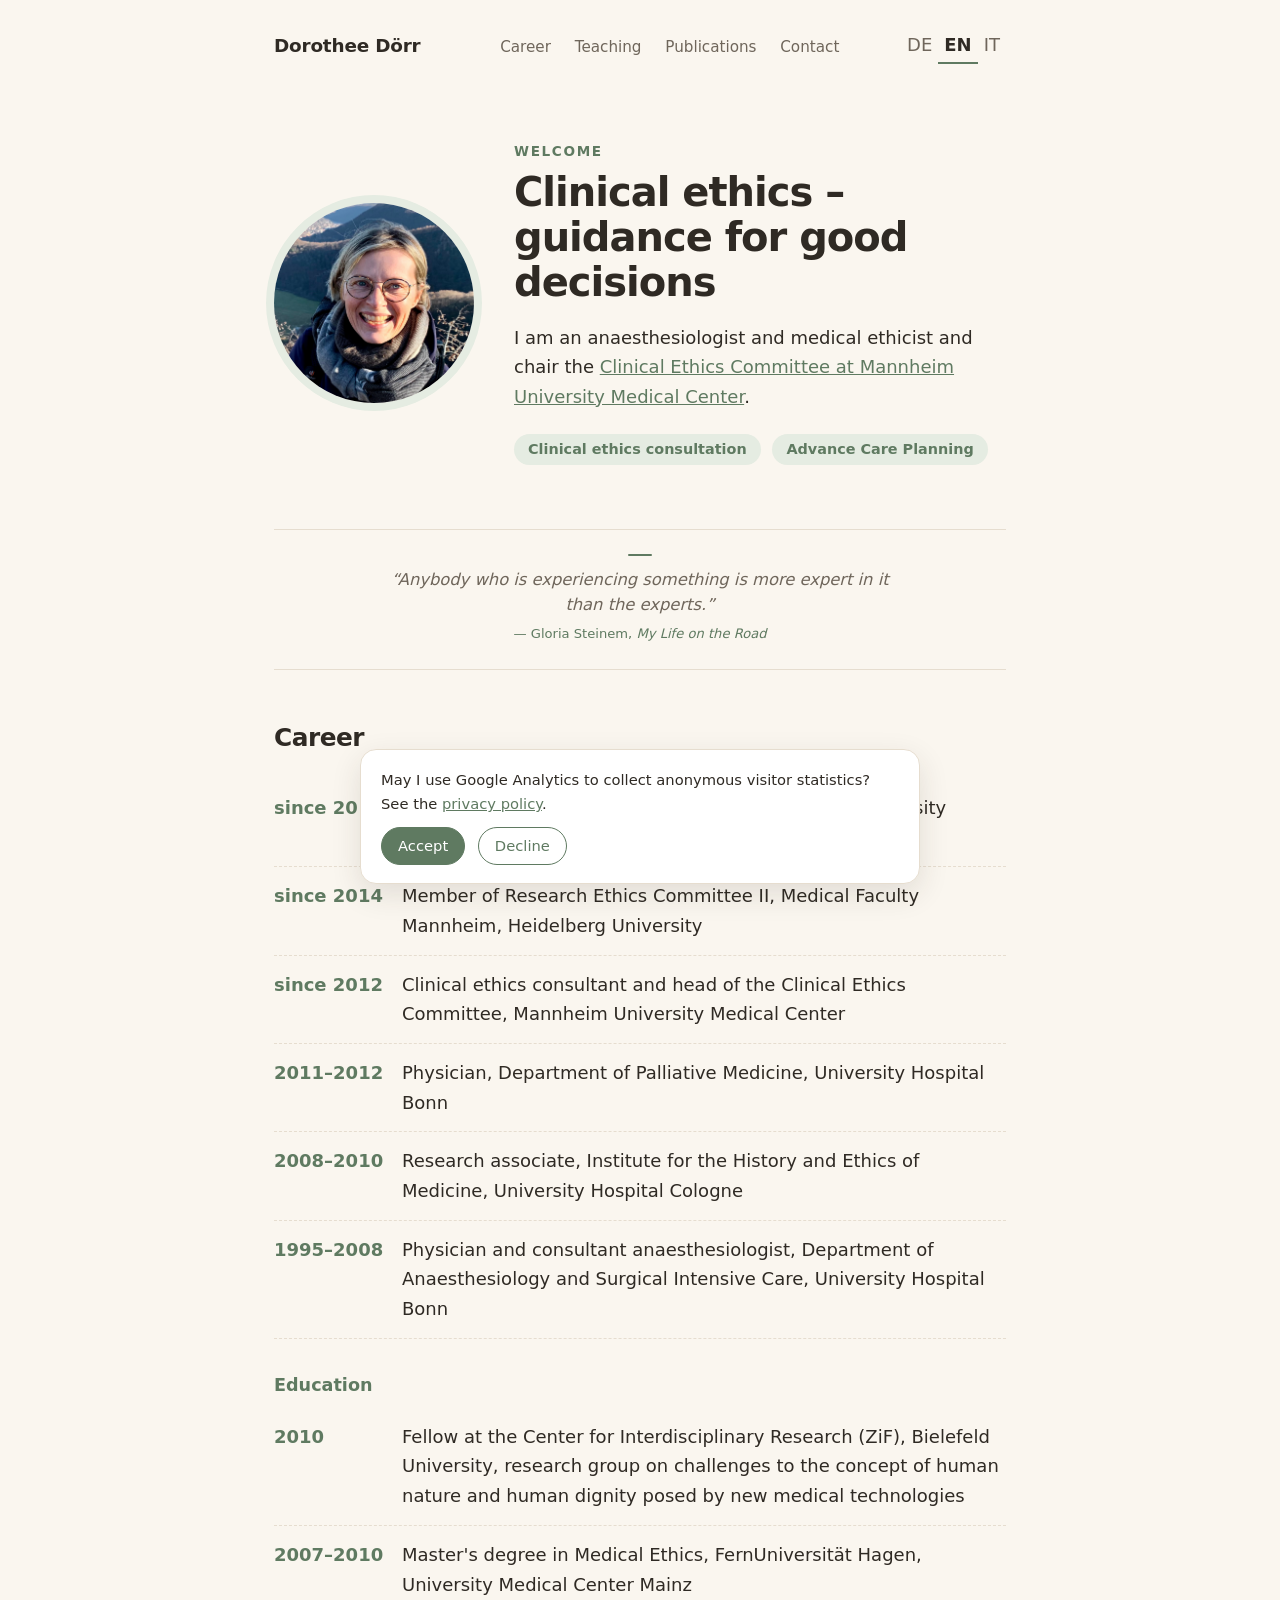
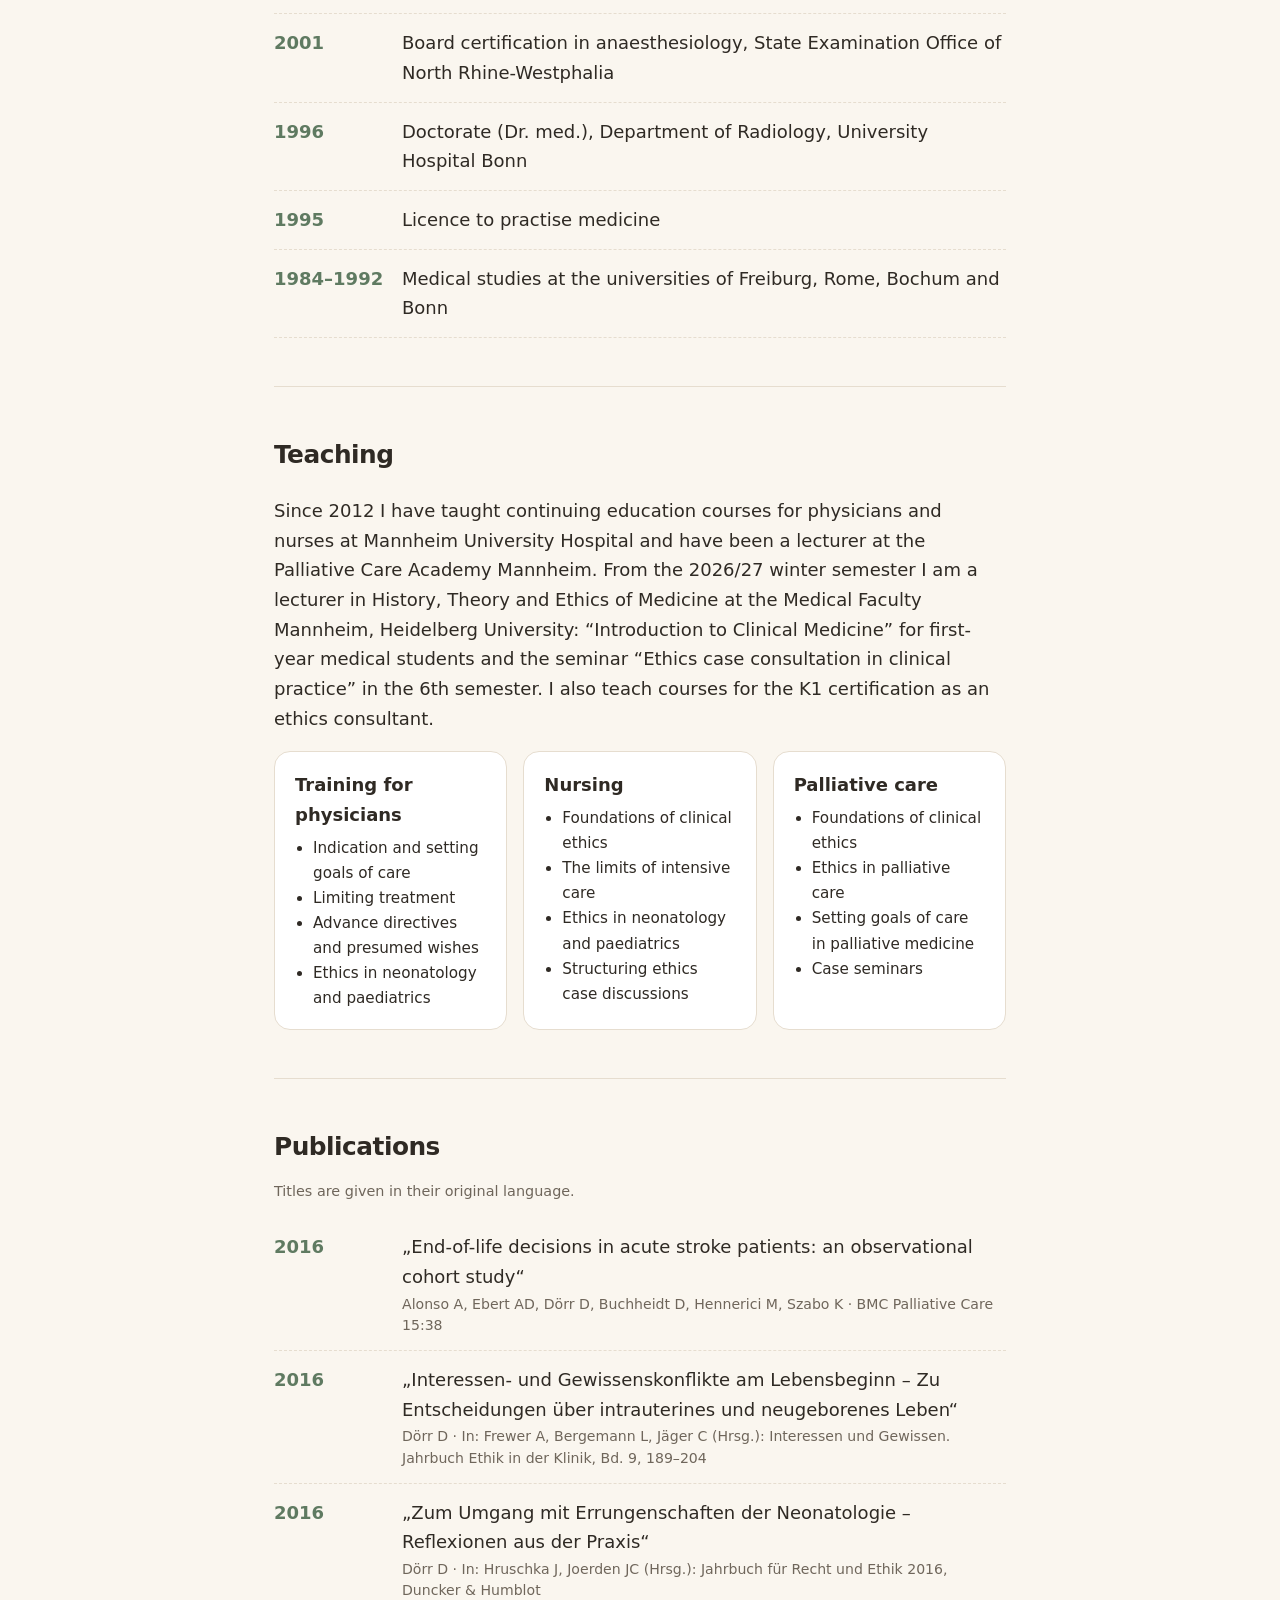
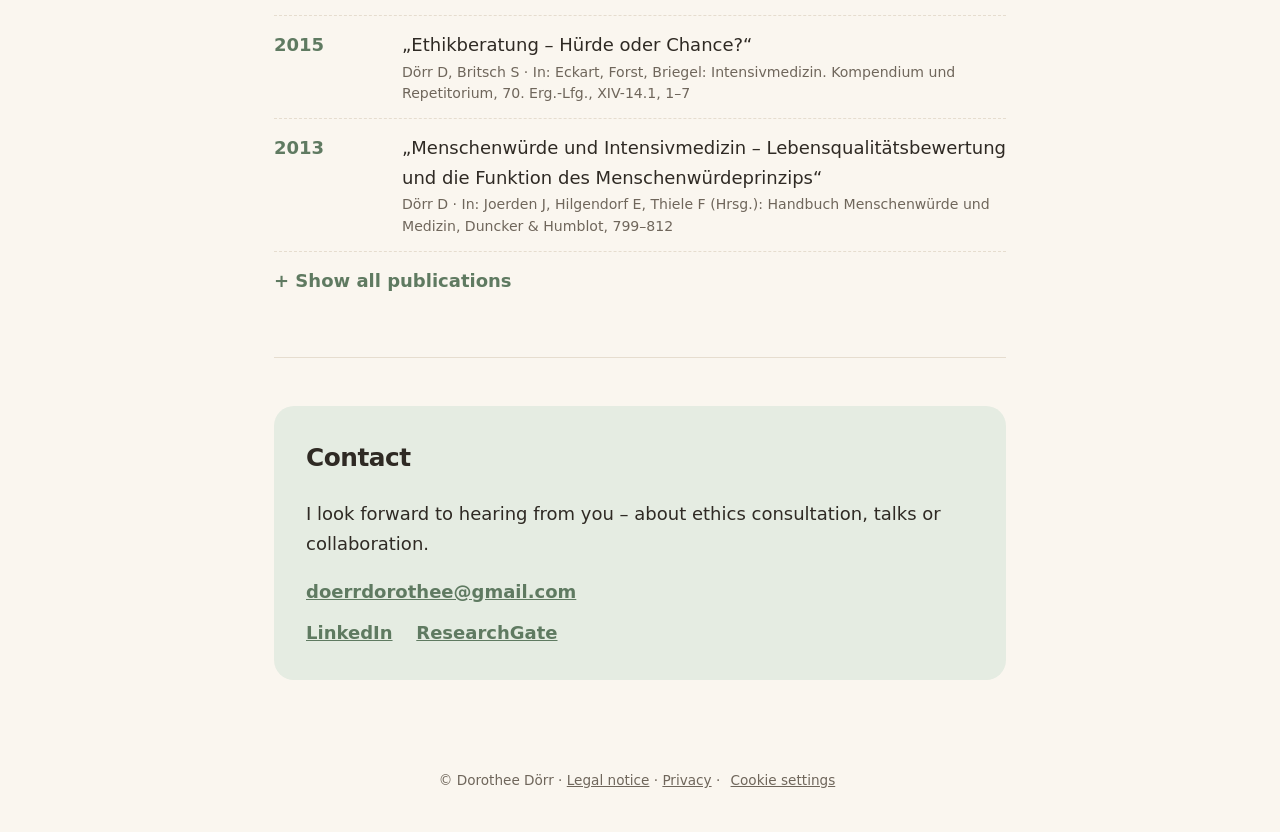
<file: index.html>
<!DOCTYPE html>
<html lang="de" data-lang="de">

<head>
  <meta charset="UTF-8">
  <meta name="viewport" content="width=device-width, initial-scale=1.0">
  <meta name="color-scheme" content="light dark">
  <title>Dorothee Dörr</title>
  <meta name="description" content="Dorothee Dörr – Anästhesistin und Medizinethikerin, Vorsitzende des Klinischen Ethikkomitees der Universitätsmedizin Mannheim.">

  <link rel="stylesheet" href="css/style.css?v=9">
</head>

<body>
  <div class="wrap">

    <header>
      <div class="name">Dorothee Dörr</div>
      <button class="menu-toggle" aria-expanded="false" aria-controls="menu" aria-label="Menü">
        <span></span><span></span><span></span>
      </button>
      <nav id="menu">
        <a href="#werdegang"><span class="l-de">Werdegang</span><span class="l-en">Career</span><span class="l-it">Percorso</span></a>
        <a href="#lehre"><span class="l-de">Lehre</span><span class="l-en">Teaching</span><span class="l-it">Didattica</span></a>
        <a href="#publikationen"><span class="l-de">Publikationen</span><span class="l-en">Publications</span><span class="l-it">Pubblicazioni</span></a>
        <a href="#kontakt"><span class="l-de">Kontakt</span><span class="l-en">Contact</span><span class="l-it">Contatto</span></a>
      </nav>
      <div class="langs">
        <button data-set-lang="de" title="Deutsch">DE</button><button data-set-lang="en" title="English">EN</button><button data-set-lang="it" title="Italiano">IT</button>
      </div>
    </header>

    <!-- Einstieg -->
    <div class="hero">
      <img src="img/dorothee-doerr.png" alt="Dorothee Dörr">
      <div>
        <div class="hello"><span class="l-de">Willkommen</span><span class="l-en">Welcome</span><span class="l-it">Benvenuti</span></div>
        <h1>
          <span class="l-de">Klinische Ethik – Orientierung für gute Entscheidungen</span>
          <span class="l-en">Clinical ethics – guidance for good decisions</span>
          <span class="l-it">Etica clinica – orientamento per buone decisioni</span>
        </h1>
        <p class="l-de">Ich bin Anästhesistin und Medizinethikerin und leite das <a href="https://www.umm.de/klinisches-ethik-komitee/">Klinische Ethikkomitee der Universitätsmedizin Mannheim</a>.</p>
        <p class="l-en">I am an anaesthesiologist and medical ethicist and chair the <a href="https://www.umm.de/klinisches-ethik-komitee/">Clinical Ethics Committee at Mannheim University Medical Center</a>.</p>
        <p class="l-it">Sono anestesista ed esperta di etica medica e presiedo il <a href="https://www.umm.de/klinisches-ethik-komitee/">Comitato di etica clinica del Policlinico universitario di Mannheim</a>.</p>
        <div class="tags">
          <span><span class="l-de">Klinische Ethikberatung</span><span class="l-en">Clinical ethics consultation</span><span class="l-it">Consulenza etica clinica</span></span>
          <span>Advance Care Planning</span>
        </div>
      </div>
    </div>

    <!-- Zitat -->
    <figure class="quote">
      <blockquote lang="en">“Anybody who is experiencing something is more expert in it than the experts.”</blockquote>
      <figcaption>— Gloria Steinem, <cite>My Life on the Road</cite></figcaption>
    </figure>

    <!-- Werdegang -->
    <section id="werdegang">
      <h2><span class="l-de">Beruflicher Werdegang</span><span class="l-en">Career</span><span class="l-it">Percorso professionale</span></h2>
      <ul class="list">
        <li><span class="year"><span class="l-de">seit</span><span class="l-en">since</span><span class="l-it">dal</span> 2014</span>
          <div>
            <span class="l-de">Vorsitzende des Klinischen Ethikkomitees der Universitätsmedizin Mannheim</span>
            <span class="l-en">Chair of the Clinical Ethics Committee, Mannheim University Medical Center</span>
            <span class="l-it">Presidente del Comitato di etica clinica, Policlinico universitario di Mannheim</span>
          </div></li>
        <li><span class="year"><span class="l-de">seit</span><span class="l-en">since</span><span class="l-it">dal</span> 2014</span>
          <div>
            <span class="l-de">Mitglied der Ethikkommission II der Medizinischen Fakultät Mannheim der Universität Heidelberg</span>
            <span class="l-en">Member of Research Ethics Committee II, Medical Faculty Mannheim, Heidelberg University</span>
            <span class="l-it">Membro del Comitato etico II della Facoltà di Medicina di Mannheim, Università di Heidelberg</span>
          </div></li>
        <li><span class="year"><span class="l-de">seit</span><span class="l-en">since</span><span class="l-it">dal</span> 2012</span>
          <div>
            <span class="l-de">Referentin für klinische Ethikberatung und Leitung des Klinischen Ethikkomitees, Universitätsmedizin Mannheim</span>
            <span class="l-en">Clinical ethics consultant and head of the Clinical Ethics Committee, Mannheim University Medical Center</span>
            <span class="l-it">Referente per la consulenza etica clinica e responsabile del Comitato di etica clinica, Policlinico universitario di Mannheim</span>
          </div></li>
        <li><span class="year">2011–2012</span>
          <div>
            <span class="l-de">Ärztliche Mitarbeiterin, Klinik für Palliativmedizin, Universitätsklinikum Bonn</span>
            <span class="l-en">Physician, Department of Palliative Medicine, University Hospital Bonn</span>
            <span class="l-it">Medico, Clinica di medicina palliativa, Policlinico universitario di Bonn</span>
          </div></li>
        <li><span class="year">2008–2010</span>
          <div>
            <span class="l-de">Wissenschaftliche Mitarbeiterin, Institut für Geschichte und Ethik der Medizin, Universitätsklinik Köln</span>
            <span class="l-en">Research associate, Institute for the History and Ethics of Medicine, University Hospital Cologne</span>
            <span class="l-it">Ricercatrice, Istituto di storia ed etica della medicina, Policlinico universitario di Colonia</span>
          </div></li>
        <li><span class="year">1995–2008</span>
          <div>
            <span class="l-de">Ärztliche Mitarbeiterin, Fachärztin für Anästhesie, Klinik und Poliklinik für Anästhesiologie und Operative Intensivmedizin, Universitätsklinikum Bonn</span>
            <span class="l-en">Physician and consultant anaesthesiologist, Department of Anaesthesiology and Surgical Intensive Care, University Hospital Bonn</span>
            <span class="l-it">Medico e specialista in anestesiologia, Clinica di anestesiologia e terapia intensiva chirurgica, Policlinico universitario di Bonn</span>
          </div></li>
      </ul>

      <h3><span class="l-de">Ausbildung</span><span class="l-en">Education</span><span class="l-it">Formazione</span></h3>
      <ul class="list">
        <li><span class="year">2010</span>
          <div>
            <span class="l-de">Fellow am Zentrum für interdisziplinäre Forschung (ZiF) der Universität Bielefeld, Forschungsgruppe „Herausforderung für Menschenbild und Menschenwürde durch neuere Entwicklungen der Medizintechnik“</span>
            <span class="l-en">Fellow at the Center for Interdisciplinary Research (ZiF), Bielefeld University, research group on challenges to the concept of human nature and human dignity posed by new medical technologies</span>
            <span class="l-it">Fellow presso il Centro di ricerca interdisciplinare (ZiF) dell'Università di Bielefeld, gruppo di ricerca sulle sfide poste dalle nuove tecnologie mediche all'immagine e alla dignità dell'uomo</span>
          </div></li>
        <li><span class="year">2007–2010</span>
          <div>
            <span class="l-de">Masterstudium Medizinethik, FernUniversität Hagen, Universitätsmedizin Mainz</span>
            <span class="l-en">Master's degree in Medical Ethics, FernUniversität Hagen, University Medical Center Mainz</span>
            <span class="l-it">Master in etica medica, FernUniversität Hagen, Policlinico universitario di Magonza</span>
          </div></li>
        <li><span class="year">2001</span>
          <div>
            <span class="l-de">Fachärztin für Anästhesiologie, Landesprüfungsamt Nordrhein-Westfalen</span>
            <span class="l-en">Board certification in anaesthesiology, State Examination Office of North Rhine-Westphalia</span>
            <span class="l-it">Specializzazione in anestesiologia, Ufficio regionale degli esami della Renania Settentrionale-Vestfalia</span>
          </div></li>
        <li><span class="year">1996</span>
          <div>
            <span class="l-de">Promotion zur Dr. med., Institut für Radiologie, Universitätsklinikum Bonn</span>
            <span class="l-en">Doctorate (Dr. med.), Department of Radiology, University Hospital Bonn</span>
            <span class="l-it">Dottorato (Dr. med.), Istituto di radiologia, Policlinico universitario di Bonn</span>
          </div></li>
        <li><span class="year">1995</span>
          <div>
            <span class="l-de">Approbation als Ärztin</span>
            <span class="l-en">Licence to practise medicine</span>
            <span class="l-it">Abilitazione all'esercizio della professione medica</span>
          </div></li>
        <li><span class="year">1984–1992</span>
          <div>
            <span class="l-de">Medizinstudium an den Universitäten Freiburg, Rom, Bochum und Bonn</span>
            <span class="l-en">Medical studies at the universities of Freiburg, Rome, Bochum and Bonn</span>
            <span class="l-it">Studi di medicina presso le università di Friburgo, Roma, Bochum e Bonn</span>
          </div></li>
      </ul>
    </section>

    <!-- Lehre -->
    <section id="lehre">
      <h2><span class="l-de">Lehre</span><span class="l-en">Teaching</span><span class="l-it">Didattica</span></h2>
      <p>
        <span class="l-de">Seit 2012 halte ich Fortbildungen für Ärzt:innen und Pflegepersonen am Universitätsklinikum Mannheim und bin Dozentin für die Palliativmedizinische Akademie Mannheim. Ab dem WS 26/27 bin ich Dozentin für den Bereich Geschichte, Theorie und Ethik der Medizin an der Medizinischen Fakultät Mannheim der Universität Heidelberg: „Einführung in die Klinische Medizin“ für Medizinstudent:innen im 1. Studienjahr und GTE-Seminar „Ethische Fallbesprechung in der klinischen Praxis“ im 6. Fachsemester. Außerdem bin ich Dozentin für Kurse zur K1-Zertifizierung als Ethikberater:in.</span>
        <span class="l-en">Since 2012 I have taught continuing education courses for physicians and nurses at Mannheim University Hospital and have been a lecturer at the Palliative Care Academy Mannheim. From the 2026/27 winter semester I am a lecturer in History, Theory and Ethics of Medicine at the Medical Faculty Mannheim, Heidelberg University: “Introduction to Clinical Medicine” for first-year medical students and the seminar “Ethics case consultation in clinical practice” in the 6th semester. I also teach courses for the K1 certification as an ethics consultant.</span>
        <span class="l-it">Dal 2012 tengo corsi di formazione per medici e personale infermieristico presso il Policlinico universitario di Mannheim e sono docente presso l’Accademia di cure palliative di Mannheim. Dal semestre invernale 2026/27 sono docente di Storia, teoria ed etica della medicina presso la Facoltà di Medicina di Mannheim dell’Università di Heidelberg: «Introduzione alla medicina clinica» per gli studenti di medicina del primo anno e il seminario «La consulenza etica sui casi nella pratica clinica» al sesto semestre. Sono inoltre docente in corsi per la certificazione K1 come consulente etico.</span>
      </p>
      <div class="teach">
        <div>
          <b><span class="l-de">Ärztliche Fortbildung</span><span class="l-en">Training for physicians</span><span class="l-it">Formazione per medici</span></b>
          <ul>
            <li><span class="l-de">Indikation und Therapiezielfindung</span><span class="l-en">Indication and setting goals of care</span><span class="l-it">Indicazione e definizione degli obiettivi di cura</span></li>
            <li><span class="l-de">Therapiebegrenzung</span><span class="l-en">Limiting treatment</span><span class="l-it">Limitazione dei trattamenti</span></li>
            <li><span class="l-de">Patientenverfügung und mutmaßlicher Wille</span><span class="l-en">Advance directives and presumed wishes</span><span class="l-it">Disposizioni anticipate e volontà presunta</span></li>
            <li><span class="l-de">Ethik in Neonatologie und Pädiatrie</span><span class="l-en">Ethics in neonatology and paediatrics</span><span class="l-it">Etica in neonatologia e pediatria</span></li>
          </ul>
        </div>
        <div>
          <b><span class="l-de">Pflege</span><span class="l-en">Nursing</span><span class="l-it">Infermieristica</span></b>
          <ul>
            <li><span class="l-de">Grundlagen klinischer Ethik</span><span class="l-en">Foundations of clinical ethics</span><span class="l-it">Fondamenti di etica clinica</span></li>
            <li><span class="l-de">Grenzbereich Intensivmedizin</span><span class="l-en">The limits of intensive care</span><span class="l-it">I limiti della terapia intensiva</span></li>
            <li><span class="l-de">Ethik in Neonatologie und Pädiatrie</span><span class="l-en">Ethics in neonatology and paediatrics</span><span class="l-it">Etica in neonatologia e pediatria</span></li>
            <li><span class="l-de">Ethische Fallbesprechungen strukturieren</span><span class="l-en">Structuring ethics case discussions</span><span class="l-it">Strutturare le discussioni etiche dei casi</span></li>
          </ul>
        </div>
        <div>
          <b><span class="l-de">Palliativmedizin</span><span class="l-en">Palliative care</span><span class="l-it">Cure palliative</span></b>
          <ul>
            <li><span class="l-de">Grundlagen klinischer Ethik</span><span class="l-en">Foundations of clinical ethics</span><span class="l-it">Fondamenti di etica clinica</span></li>
            <li><span class="l-de">Ethik in der Palliativmedizin</span><span class="l-en">Ethics in palliative care</span><span class="l-it">Etica nelle cure palliative</span></li>
            <li><span class="l-de">Therapiezielfindung in der Palliativmedizin</span><span class="l-en">Setting goals of care in palliative medicine</span><span class="l-it">Definizione degli obiettivi di cura nelle cure palliative</span></li>
            <li><span class="l-de">Fallseminare</span><span class="l-en">Case seminars</span><span class="l-it">Seminari su casi clinici</span></li>
          </ul>
        </div>
      </div>
    </section>

    <!-- Publikationen -->
    <section id="publikationen">
      <h2><span class="l-de">Publikationen</span><span class="l-en">Publications</span><span class="l-it">Pubblicazioni</span></h2>
      <p class="note l-en">Titles are given in their original language.</p>
      <p class="note l-it">I titoli sono riportati nella lingua originale.</p>
      <ul class="list">
        <li><span class="year">2016</span><div>„End-of-life decisions in acute stroke patients: an observational cohort study“<small>Alonso A, Ebert AD, Dörr D, Buchheidt D, Hennerici M, Szabo K · BMC Palliative Care 15:38</small></div></li>
        <li><span class="year">2016</span><div>„Interessen- und Gewissenskonflikte am Lebensbeginn – Zu Entscheidungen über intrauterines und neugeborenes Leben“<small>Dörr D · In: Frewer A, Bergemann L, Jäger C (Hrsg.): Interessen und Gewissen. Jahrbuch Ethik in der Klinik, Bd. 9, 189–204</small></div></li>
        <li><span class="year">2016</span><div>„Zum Umgang mit Errungenschaften der Neonatologie – Reflexionen aus der Praxis“<small>Dörr D · In: Hruschka J, Joerden JC (Hrsg.): Jahrbuch für Recht und Ethik 2016, Duncker &amp; Humblot</small></div></li>
        <li><span class="year">2015</span><div>„Ethikberatung – Hürde oder Chance?“<small>Dörr D, Britsch S · In: Eckart, Forst, Briegel: Intensivmedizin. Kompendium und Repetitorium, 70. Erg.-Lfg., XIV-14.1, 1–7</small></div></li>
        <li><span class="year">2013</span><div>„Menschenwürde und Intensivmedizin – Lebensqualitätsbewertung und die Funktion des Menschenwürdeprinzips“<small>Dörr D · In: Joerden J, Hilgendorf E, Thiele F (Hrsg.): Handbuch Menschenwürde und Medizin, Duncker &amp; Humblot, 799–812</small></div></li>
      </ul>
      <details>
        <summary><span class="l-de">Alle Publikationen anzeigen</span><span class="l-en">Show all publications</span><span class="l-it">Mostra tutte le pubblicazioni</span></summary>
        <ul class="list">
          <li><span class="year">2016</span><div>„Lebensqualitätsbewertung in der Intensivmedizin“<small>Dörr D · In: Salomon F (Hrsg.): Praxisbuch Ethik in der Intensivmedizin, Wissenschaftliche Buchgesellschaft, 3. Auflage</small></div></li>
          <li><span class="year">–</span><div>„An appraisal of advance directives given by patients with fatal acute stroke: an observational cohort study“<small>Alonso A, Dörr D, Szabo K · BMC Medical Ethics (eingereicht)</small></div></li>
          <li><span class="year">2015</span><div>„Ethikberatung und Erfahrung. Komparative Konsultationen zu Demenzfällen“<small>Frewer A, Preuß D, Dörr D · In: Frewer A, Bergemann L, Schmidhuber M (Hrsg.): Demenz und Ethik in der Medizin. Jahrbuch Ethik in der Klinik, Bd. 8, Königshausen &amp; Neumann, 129–132</small></div></li>
          <li><span class="year">2015</span><div>„Kommentar zu Fall 2: Therapieziele bei multimorbider, phasenweise orientierter Patientin mit Sterbewunsch?“<small>Dörr D, Gehrlein M · In: Jahrbuch Ethik in der Klinik, Bd. 8, Königshausen &amp; Neumann, 149–153</small></div></li>
          <li><span class="year">2015</span><div>„Die Auflösung der drei Fälle. Hintergründe zur ethischen Entscheidungsfindung“<small>Dörr D, Welsch B, Hahn J · In: Jahrbuch Ethik in der Klinik, Bd. 8, Königshausen &amp; Neumann, 179–188</small></div></li>
          <li><span class="year">2015</span><div>„Ethische Konfliktberatung in der Klinik“<small>Interview · ÄRZTIN 62(3):13</small></div></li>
          <li><span class="year">2014</span><div>„Priorisierung in der Medizin. Erste Ergebnisse einer Onlinebefragung des Deutschen Ärztinnenbundes“<small>Dörr D, du Bois G, Diederich A · Ärztin 61(3):120–121</small></div></li>
          <li><span class="year">2013</span><div>„Integrierte Ethikberatung – Ein Qualitätskriterium moderner Intensivmedizin“<small>Dörr D, Kirschning T, Münz B, Schaible T · In: Kuckelt W, Tonner PH (Hrsg.): Jahrbuch Intensivmedizin 2014, Pabst Science Publishers, 193–203</small></div></li>
          <li><span class="year">2012</span><div>„Lebensqualitätsbewertung in der Intensivmedizin“<small>Dörr D · In: Salomon F (Hrsg.): Praxisbuch Ethik in der Intensivmedizin, Wissenschaftliche Buchgesellschaft, 2. Auflage, 79–93</small></div></li>
          <li><span class="year">2011</span><div>“The dependency of medical care on dependable quality of life assessment – A critical inventory”<small>Dörr D · Focus, Newsletter 107, Europäische Akademie GmbH</small></div></li>
          <li><span class="year">2010</span><div>“Outlining ethical issues in medical application of nanotechnologies”<small>Dörr D, Thiele F · Focus, Newsletter 102, Europäische Akademie GmbH</small></div></li>
          <li><span class="year">2010</span><div>„Einfluss der tiefen Hirnstimulation auf die Lebensqualität von Parkinsonpatienten“<small>Dörr D · In: Groß D, Gründer G, Simonovic V (Hrsg.): Akzeptanz, Nutzungsbarrieren und ethische Implikationen neuer Medizintechnologien, University Press Kassel, 133–136</small></div></li>
          <li><span class="year">2007</span><div>“Atelectasis in children undergoing either propofol infusion or positive pressure ventilation anesthesia for magnetic resonance imaging”<small>Lutterbey G, Wattjes MP, Doerr D, Fischer NJ, Gieseke J, Schild HH · Paediatric Anaesthesia 17(2):121–125</small></div></li>
          <li><span class="year">1994</span><div>„MRT und Knochenmarkszintigraphie im Screening von Skelettmetastasen bei Patientinnen mit Mammakarzinom“<small>Layer G, Rieker O, Dörr D, Schnakenberg D, Steudel A, Reiser M · Fortschr Röntgenstr 160(5):448–452 · <a href="https://doi.org/10.1055/s-2008-1032456">DOI</a></small></div></li>
        </ul>

        <h3>Extended Abstracts</h3>
        <ul class="list">
          <li><span class="year">2015</span><div>“End-of-life decisions and palliative care in acute stroke patients”<small>Alonso A, Dörr D, Hennerici MG, Szabo K · 24th European Stroke Conference, Wien</small></div></li>
          <li><span class="year">2014</span><div>„Ethik – Moral – Ethos: Was brauchen wir am Krankenbett wirklich?“<small>Journal für Anästhesie und Intensivbehandlung, Pabst Science Publishers</small></div></li>
          <li><span class="year">2013</span><div>„Aktiv, passiv oder gar nichts – was ist Sterbehilfe?“<small>Journal für Anästhesie und Intensivbehandlung, Pabst Science Publishers</small></div></li>
          <li><span class="year">2010</span><div>“Quality of life judgements in geriatric intensive care”<small>Journal für Anästhesie und Intensivbehandlung 17(3):37–38</small></div></li>
          <li><span class="year">2010</span><div>„Lebensqualität in der Intensivmedizin“<small>Anästhesiologie &amp; Intensivmedizin 51(6):735</small></div></li>
          <li><span class="year">2010</span><div>„Therapiebegrenzung: Was ist ethisch zu rechtfertigen?“<small>Journal für Anästhesie und Intensivbehandlung, 28–30</small></div></li>
          <li><span class="year">2010</span><div>„Entscheidungen über Therapiebegrenzung in der Intensivmedizin“<small>Aktuelle Ernährungsmedizin 35(6):140, Thieme</small></div></li>
          <li><span class="year">2010</span><div>„Lebensqualität als Leitgröße für eine patientenzentrierte medizinische Versorgung“<small>Abstractband Deutscher Anästhesiecongress 2010</small></div></li>
        </ul>
      </details>
    </section>

    <!-- Kontakt -->
    <section id="kontakt">
      <div class="contact">
        <h2><span class="l-de">Kontakt</span><span class="l-en">Contact</span><span class="l-it">Contatto</span></h2>
        <p>
          <span class="l-de">Ich freue mich über Ihre Nachricht – ob zu Ethikberatung, Vorträgen oder Zusammenarbeit.</span>
          <span class="l-en">I look forward to hearing from you – about ethics consultation, talks or collaboration.</span>
          <span class="l-it">Sarò lieta di ricevere un vostro messaggio – su consulenza etica, relazioni o collaborazioni.</span>
        </p>
        <a href="mailto:doerrdorothee@gmail.com"><strong>doerrdorothee@gmail.com</strong></a>
        <div class="links">
          <a href="https://www.linkedin.com/in/dorothee-d%C3%B6rr-463331166">LinkedIn</a>
          <a href="https://www.researchgate.net/profile/Dorothee-Doerr-2">ResearchGate</a>
        </div>
      </div>
    </section>
  </div>

  <footer>
    © Dorothee Dörr ·
    <a href="impressum.html"><span class="l-de">Impressum</span><span class="l-en">Legal notice</span><span class="l-it">Note legali</span></a> ·
    <a href="datenschutz.html"><span class="l-de">Datenschutz</span><span class="l-en">Privacy</span><span class="l-it">Privacy</span></a> ·
    <button data-cookie-settings><span class="l-de">Cookie-Einstellungen</span><span class="l-en">Cookie settings</span><span class="l-it">Impostazioni cookie</span></button>
  </footer>

  <div class="cookie" hidden>
    <span class="l-de">Darf ich Google Analytics nutzen, um anonyme Besuchsstatistiken zu erstellen? Mehr dazu in der <a href="datenschutz.html">Datenschutzerklärung</a>.</span>
    <span class="l-en">May I use Google Analytics to collect anonymous visitor statistics? See the <a href="datenschutz.html">privacy policy</a>.</span>
    <span class="l-it">Posso usare Google Analytics per raccogliere statistiche anonime sulle visite? Vedi l'<a href="datenschutz.html">informativa sulla privacy</a>.</span>
    <br>
    <button class="yes" data-consent="yes"><span class="l-de">Akzeptieren</span><span class="l-en">Accept</span><span class="l-it">Accetta</span></button>
    <button data-consent="no"><span class="l-de">Ablehnen</span><span class="l-en">Decline</span><span class="l-it">Rifiuta</span></button>
  </div>

  <script src="js/main.js"></script>
</body>

</html>
</file>
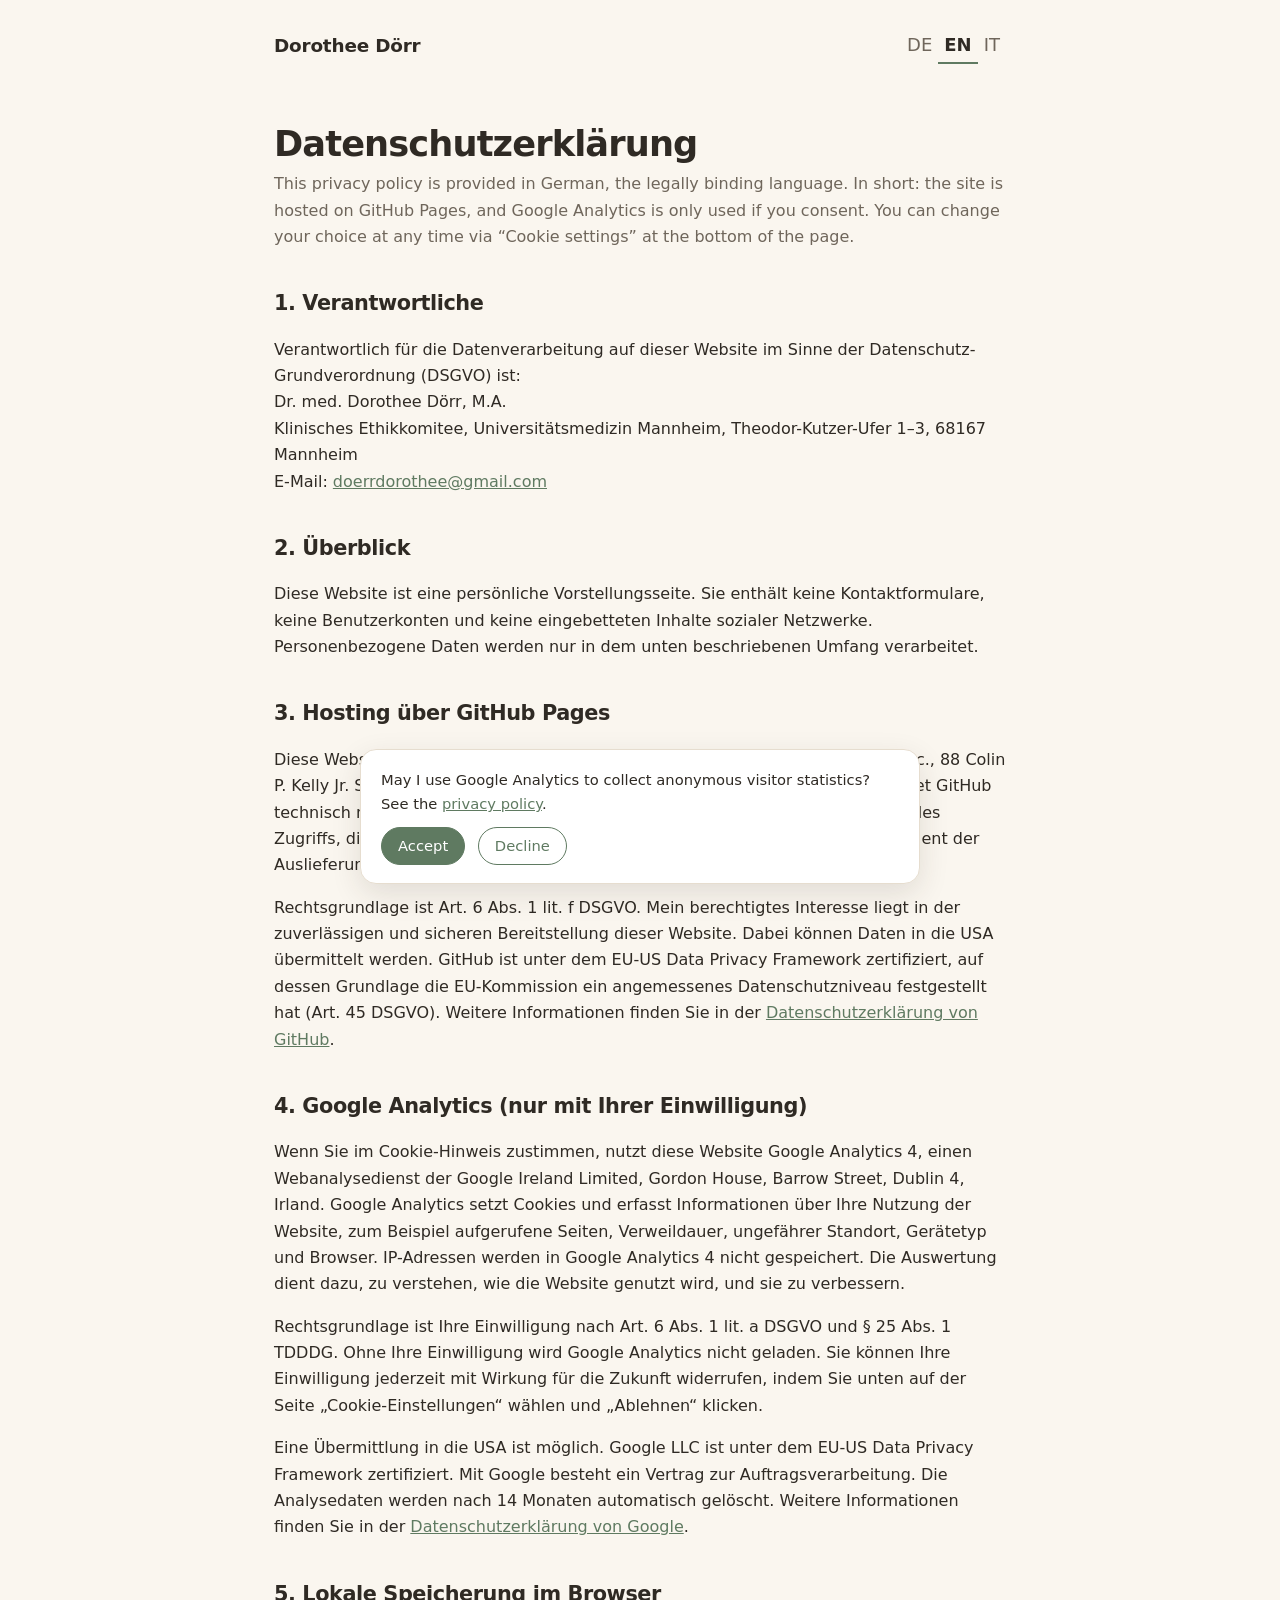
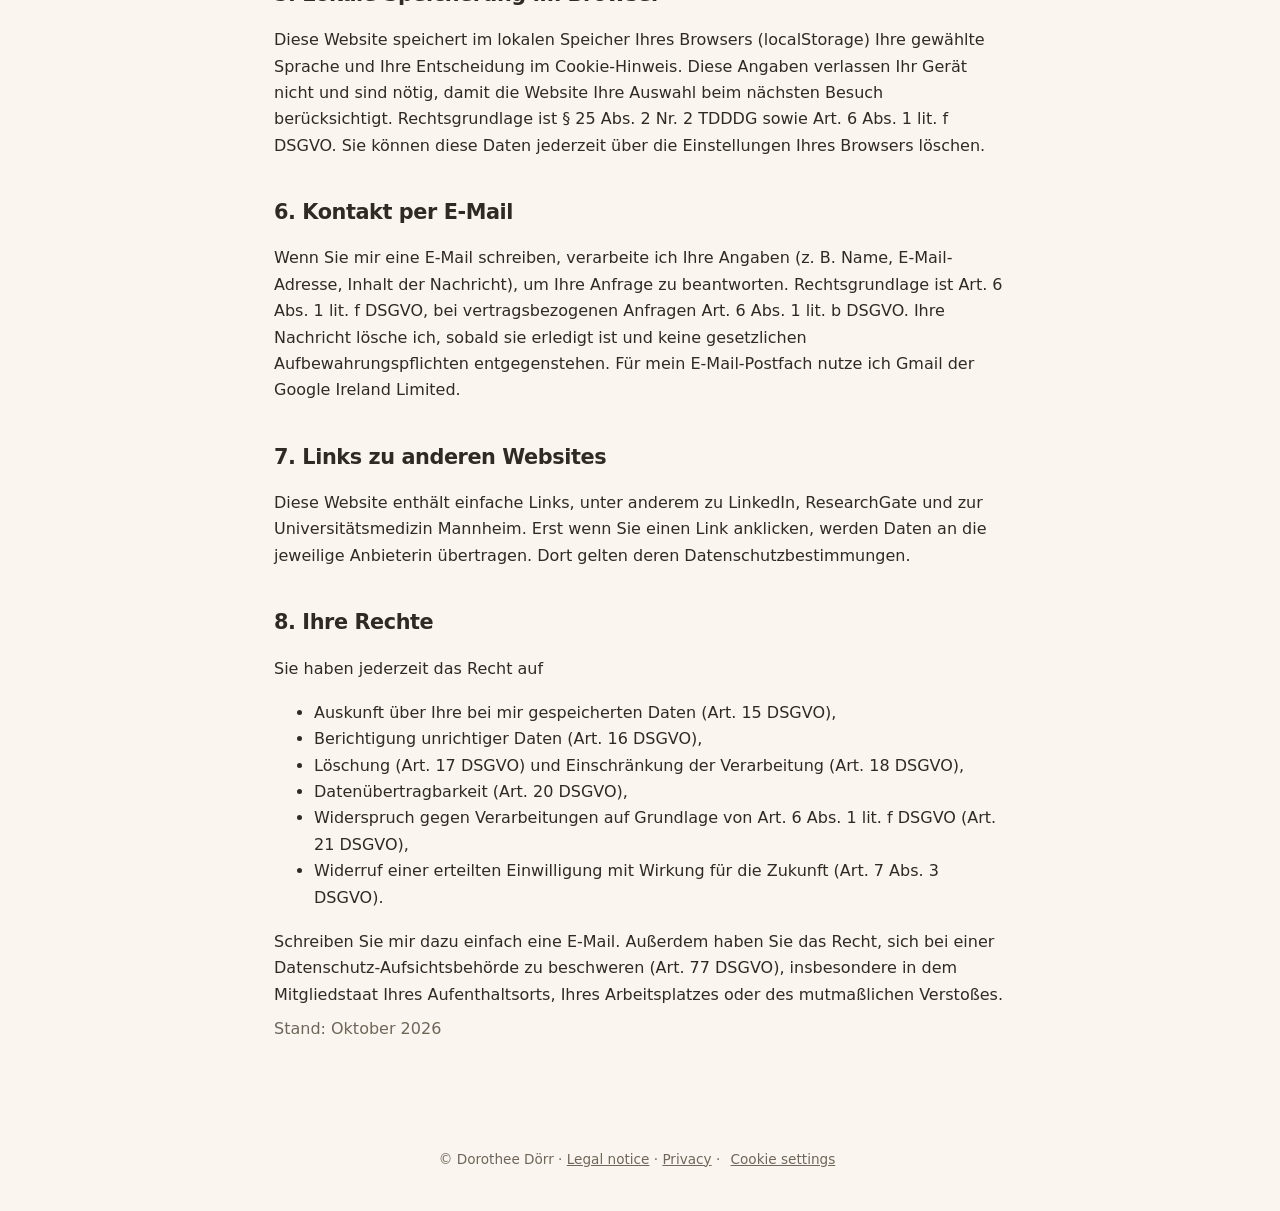
<file: datenschutz.html>
<!DOCTYPE html>
<html lang="de" data-lang="de">

<head>
  <meta charset="UTF-8">
  <meta name="viewport" content="width=device-width, initial-scale=1.0">
  <meta name="color-scheme" content="light dark">
  <title>Datenschutz · Dorothee Dörr</title>
  <meta name="robots" content="noindex">
  <link rel="stylesheet" href="css/style.css?v=9">
</head>

<body>
  <div class="wrap">
    <header>
      <a class="name" href="./" style="color:inherit;text-decoration:none">Dorothee Dörr</a>
      <div class="langs">
        <button data-set-lang="de" title="Deutsch">DE</button><button data-set-lang="en" title="English">EN</button><button data-set-lang="it" title="Italiano">IT</button>
      </div>
    </header>

    <main class="legal" lang="de">
      <h1>Datenschutzerklärung</h1>
      <p class="note l-en">This privacy policy is provided in German, the legally binding language. In short: the site is hosted on GitHub Pages, and Google Analytics is only used if you consent. You can change your choice at any time via “Cookie settings” at the bottom of the page.</p>
      <p class="note l-it">Questa informativa sulla privacy è disponibile in tedesco, la lingua giuridicamente vincolante. In breve: il sito è ospitato su GitHub Pages e Google Analytics viene usato solo con il vostro consenso, modificabile in qualsiasi momento tramite “Impostazioni cookie” in fondo alla pagina.</p>

      <h2>1. Verantwortliche</h2>
      <p>
        Verantwortlich für die Datenverarbeitung auf dieser Website im Sinne der Datenschutz-Grundverordnung (DSGVO) ist:<br>
        Dr. med. Dorothee Dörr, M.A.<br>
        Klinisches Ethikkomitee, Universitätsmedizin Mannheim, Theodor-Kutzer-Ufer 1–3, 68167 Mannheim<br>
        E-Mail: <a href="mailto:doerrdorothee@gmail.com">doerrdorothee@gmail.com</a>
      </p>

      <h2>2. Überblick</h2>
      <p>Diese Website ist eine persönliche Vorstellungsseite. Sie enthält keine Kontaktformulare, keine Benutzerkonten und keine eingebetteten Inhalte sozialer Netzwerke. Personenbezogene Daten werden nur in dem unten beschriebenen Umfang verarbeitet.</p>

      <h2>3. Hosting über GitHub Pages</h2>
      <p>Diese Website wird über GitHub Pages bereitgestellt, einen Dienst der GitHub Inc., 88 Colin P. Kelly Jr. Street, San Francisco, CA 94107, USA. Beim Aufruf der Seite verarbeitet GitHub technisch notwendige Daten, insbesondere Ihre IP-Adresse, Datum und Uhrzeit des Zugriffs, die aufgerufene Seite sowie Browser- und Systeminformationen. Dies dient der Auslieferung der Website sowie ihrer Sicherheit und Stabilität.</p>
      <p>Rechtsgrundlage ist Art. 6 Abs. 1 lit. f DSGVO. Mein berechtigtes Interesse liegt in der zuverlässigen und sicheren Bereitstellung dieser Website. Dabei können Daten in die USA übermittelt werden. GitHub ist unter dem EU-US Data Privacy Framework zertifiziert, auf dessen Grundlage die EU-Kommission ein angemessenes Datenschutzniveau festgestellt hat (Art. 45 DSGVO). Weitere Informationen finden Sie in der <a href="https://docs.github.com/de/site-policy/privacy-policies/github-general-privacy-statement">Datenschutzerklärung von GitHub</a>.</p>

      <h2>4. Google Analytics (nur mit Ihrer Einwilligung)</h2>
      <p>Wenn Sie im Cookie-Hinweis zustimmen, nutzt diese Website Google Analytics 4, einen Webanalysedienst der Google Ireland Limited, Gordon House, Barrow Street, Dublin 4, Irland. Google Analytics setzt Cookies und erfasst Informationen über Ihre Nutzung der Website, zum Beispiel aufgerufene Seiten, Verweildauer, ungefährer Standort, Gerätetyp und Browser. IP-Adressen werden in Google Analytics 4 nicht gespeichert. Die Auswertung dient dazu, zu verstehen, wie die Website genutzt wird, und sie zu verbessern.</p>
      <p>Rechtsgrundlage ist Ihre Einwilligung nach Art. 6 Abs. 1 lit. a DSGVO und § 25 Abs. 1 TDDDG. Ohne Ihre Einwilligung wird Google Analytics nicht geladen. Sie können Ihre Einwilligung jederzeit mit Wirkung für die Zukunft widerrufen, indem Sie unten auf der Seite „Cookie-Einstellungen“ wählen und „Ablehnen“ klicken.</p>
      <p>Eine Übermittlung in die USA ist möglich. Google LLC ist unter dem EU-US Data Privacy Framework zertifiziert. Mit Google besteht ein Vertrag zur Auftragsverarbeitung. Die Analysedaten werden nach 14 Monaten automatisch gelöscht. Weitere Informationen finden Sie in der <a href="https://policies.google.com/privacy?hl=de">Datenschutzerklärung von Google</a>.</p>

      <h2>5. Lokale Speicherung im Browser</h2>
      <p>Diese Website speichert im lokalen Speicher Ihres Browsers (localStorage) Ihre gewählte Sprache und Ihre Entscheidung im Cookie-Hinweis. Diese Angaben verlassen Ihr Gerät nicht und sind nötig, damit die Website Ihre Auswahl beim nächsten Besuch berücksichtigt. Rechtsgrundlage ist § 25 Abs. 2 Nr. 2 TDDDG sowie Art. 6 Abs. 1 lit. f DSGVO. Sie können diese Daten jederzeit über die Einstellungen Ihres Browsers löschen.</p>

      <h2>6. Kontakt per E-Mail</h2>
      <p>Wenn Sie mir eine E-Mail schreiben, verarbeite ich Ihre Angaben (z. B. Name, E-Mail-Adresse, Inhalt der Nachricht), um Ihre Anfrage zu beantworten. Rechtsgrundlage ist Art. 6 Abs. 1 lit. f DSGVO, bei vertragsbezogenen Anfragen Art. 6 Abs. 1 lit. b DSGVO. Ihre Nachricht lösche ich, sobald sie erledigt ist und keine gesetzlichen Aufbewahrungspflichten entgegenstehen. Für mein E-Mail-Postfach nutze ich Gmail der Google Ireland Limited.</p>

      <h2>7. Links zu anderen Websites</h2>
      <p>Diese Website enthält einfache Links, unter anderem zu LinkedIn, ResearchGate und zur Universitätsmedizin Mannheim. Erst wenn Sie einen Link anklicken, werden Daten an die jeweilige Anbieterin übertragen. Dort gelten deren Datenschutzbestimmungen.</p>

      <h2>8. Ihre Rechte</h2>
      <p>Sie haben jederzeit das Recht auf</p>
      <ul>
        <li>Auskunft über Ihre bei mir gespeicherten Daten (Art. 15 DSGVO),</li>
        <li>Berichtigung unrichtiger Daten (Art. 16 DSGVO),</li>
        <li>Löschung (Art. 17 DSGVO) und Einschränkung der Verarbeitung (Art. 18 DSGVO),</li>
        <li>Datenübertragbarkeit (Art. 20 DSGVO),</li>
        <li>Widerspruch gegen Verarbeitungen auf Grundlage von Art. 6 Abs. 1 lit. f DSGVO (Art. 21 DSGVO),</li>
        <li>Widerruf einer erteilten Einwilligung mit Wirkung für die Zukunft (Art. 7 Abs. 3 DSGVO).</li>
      </ul>
      <p>Schreiben Sie mir dazu einfach eine E-Mail. Außerdem haben Sie das Recht, sich bei einer Datenschutz-Aufsichtsbehörde zu beschweren (Art. 77 DSGVO), insbesondere in dem Mitgliedstaat Ihres Aufenthaltsorts, Ihres Arbeitsplatzes oder des mutmaßlichen Verstoßes.</p>

      <p class="note">Stand: Oktober 2026</p>
    </main>
  </div>

  <footer>
    © Dorothee Dörr ·
    <a href="impressum.html"><span class="l-de">Impressum</span><span class="l-en">Legal notice</span><span class="l-it">Note legali</span></a> ·
    <a href="datenschutz.html"><span class="l-de">Datenschutz</span><span class="l-en">Privacy</span><span class="l-it">Privacy</span></a> ·
    <button data-cookie-settings><span class="l-de">Cookie-Einstellungen</span><span class="l-en">Cookie settings</span><span class="l-it">Impostazioni cookie</span></button>
  </footer>

  <div class="cookie" hidden>
    <span class="l-de">Darf ich Google Analytics nutzen, um anonyme Besuchsstatistiken zu erstellen? Mehr dazu in der <a href="datenschutz.html">Datenschutzerklärung</a>.</span>
    <span class="l-en">May I use Google Analytics to collect anonymous visitor statistics? See the <a href="datenschutz.html">privacy policy</a>.</span>
    <span class="l-it">Posso usare Google Analytics per raccogliere statistiche anonime sulle visite? Vedi l'<a href="datenschutz.html">informativa sulla privacy</a>.</span>
    <br>
    <button class="yes" data-consent="yes"><span class="l-de">Akzeptieren</span><span class="l-en">Accept</span><span class="l-it">Accetta</span></button>
    <button data-consent="no"><span class="l-de">Ablehnen</span><span class="l-en">Decline</span><span class="l-it">Rifiuta</span></button>
  </div>

  <script src="js/main.js"></script>
</body>

</html>
</file>
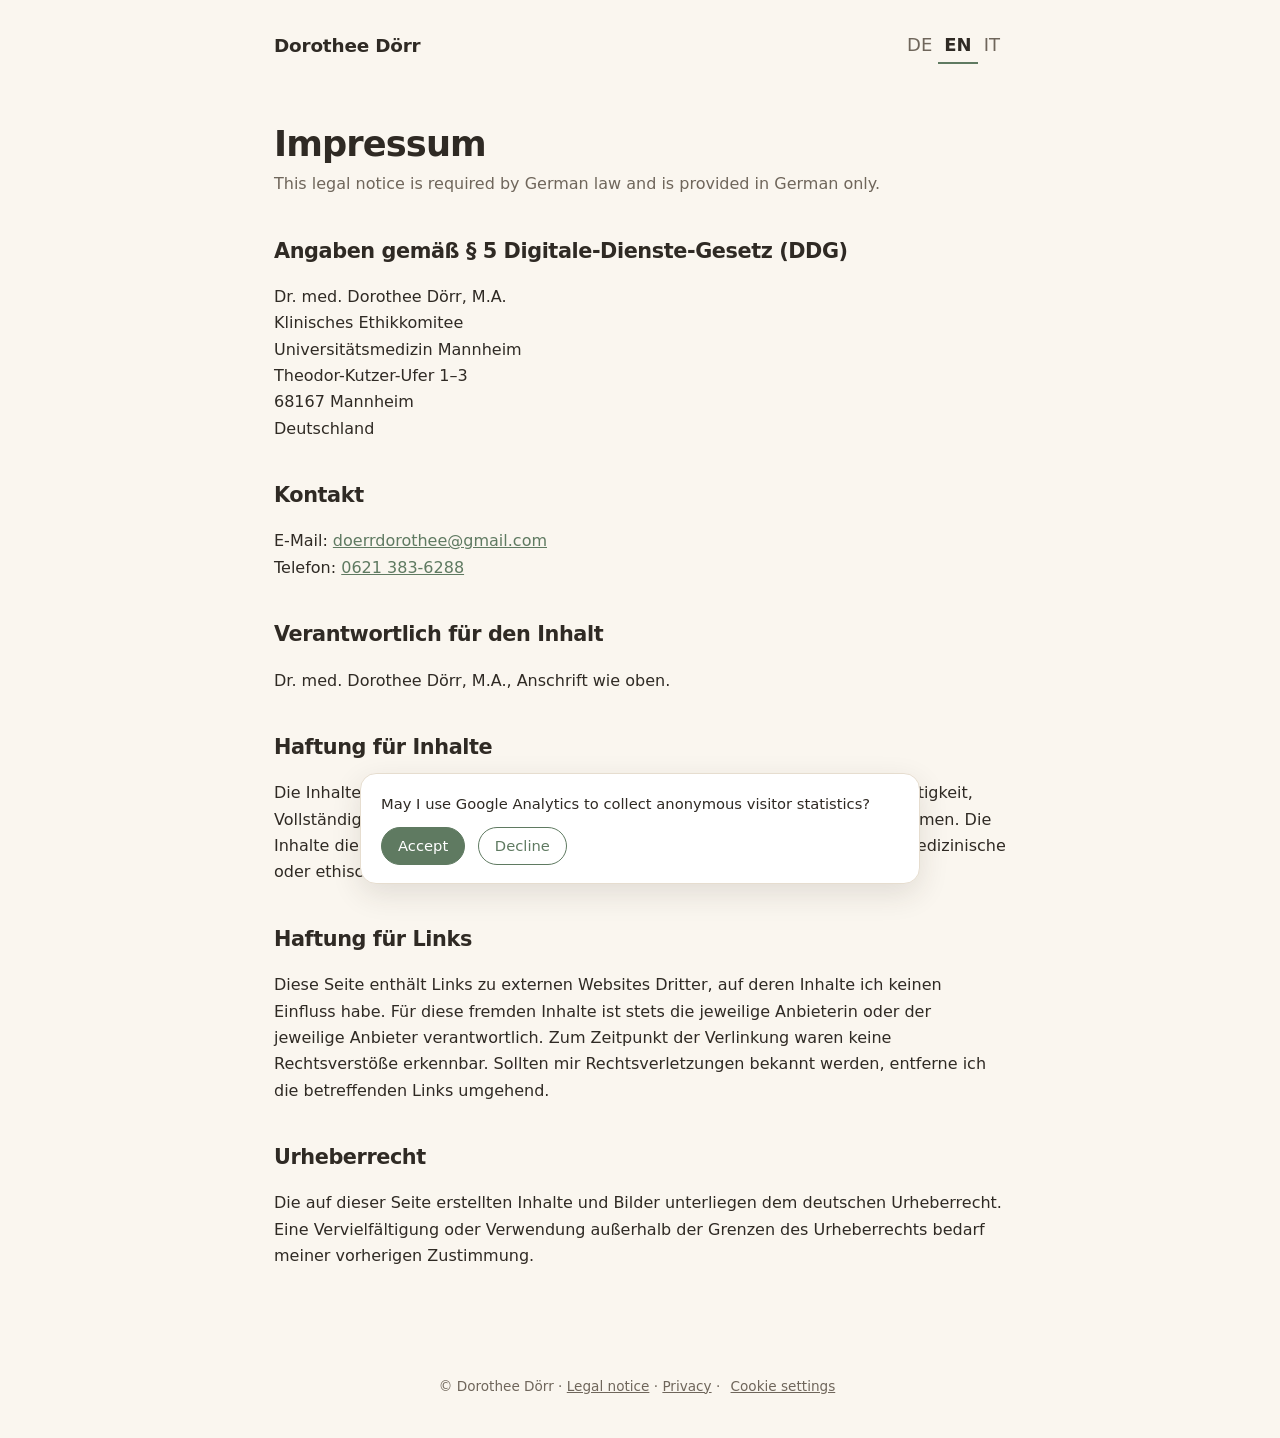
<file: impressum.html>
<!DOCTYPE html>
<html lang="de" data-lang="de">

<head>
  <meta charset="UTF-8">
  <meta name="viewport" content="width=device-width, initial-scale=1.0">
  <meta name="color-scheme" content="light dark">
  <title>Impressum · Dorothee Dörr</title>
  <meta name="robots" content="noindex">
  <link rel="stylesheet" href="css/style.css?v=9">
</head>

<body>
  <div class="wrap">
    <header>
      <a class="name" href="./" style="color:inherit;text-decoration:none">Dorothee Dörr</a>
      <div class="langs">
        <button data-set-lang="de" title="Deutsch">DE</button><button data-set-lang="en" title="English">EN</button><button data-set-lang="it" title="Italiano">IT</button>
      </div>
    </header>

    <main class="legal" lang="de">
      <h1>Impressum</h1>
      <p class="note l-en">This legal notice is required by German law and is provided in German only.</p>
      <p class="note l-it">Queste note legali sono richieste dalla legge tedesca e sono disponibili solo in tedesco.</p>

      <h2>Angaben gemäß § 5 Digitale-Dienste-Gesetz (DDG)</h2>
      <p>
        Dr. med. Dorothee Dörr, M.A.<br>
        Klinisches Ethikkomitee<br>
        Universitätsmedizin Mannheim<br>
        Theodor-Kutzer-Ufer 1–3<br>
        68167 Mannheim<br>
        Deutschland
      </p>

      <h2>Kontakt</h2>
      <p>
        E-Mail: <a href="mailto:doerrdorothee@gmail.com">doerrdorothee@gmail.com</a><br>
        Telefon: <a href="tel:+496213836288">0621 383-6288</a>
      </p>

      <h2>Verantwortlich für den Inhalt</h2>
      <p>Dr. med. Dorothee Dörr, M.A., Anschrift wie oben.</p>

      <h2>Haftung für Inhalte</h2>
      <p>Die Inhalte dieser Seite wurden mit größtmöglicher Sorgfalt erstellt. Für die Richtigkeit, Vollständigkeit und Aktualität der Inhalte kann ich jedoch keine Gewähr übernehmen. Die Inhalte dienen der persönlichen und beruflichen Vorstellung und stellen keine medizinische oder ethische Beratung im Einzelfall dar.</p>

      <h2>Haftung für Links</h2>
      <p>Diese Seite enthält Links zu externen Websites Dritter, auf deren Inhalte ich keinen Einfluss habe. Für diese fremden Inhalte ist stets die jeweilige Anbieterin oder der jeweilige Anbieter verantwortlich. Zum Zeitpunkt der Verlinkung waren keine Rechtsverstöße erkennbar. Sollten mir Rechtsverletzungen bekannt werden, entferne ich die betreffenden Links umgehend.</p>

      <h2>Urheberrecht</h2>
      <p>Die auf dieser Seite erstellten Inhalte und Bilder unterliegen dem deutschen Urheberrecht. Eine Vervielfältigung oder Verwendung außerhalb der Grenzen des Urheberrechts bedarf meiner vorherigen Zustimmung.</p>
    </main>
  </div>

  <footer>
    © Dorothee Dörr ·
    <a href="impressum.html"><span class="l-de">Impressum</span><span class="l-en">Legal notice</span><span class="l-it">Note legali</span></a> ·
    <a href="datenschutz.html"><span class="l-de">Datenschutz</span><span class="l-en">Privacy</span><span class="l-it">Privacy</span></a> ·
    <button data-cookie-settings><span class="l-de">Cookie-Einstellungen</span><span class="l-en">Cookie settings</span><span class="l-it">Impostazioni cookie</span></button>
  </footer>

  <div class="cookie" hidden>
    <span class="l-de">Darf ich Google Analytics nutzen, um anonyme Besuchsstatistiken zu erstellen?</span>
    <span class="l-en">May I use Google Analytics to collect anonymous visitor statistics?</span>
    <span class="l-it">Posso usare Google Analytics per raccogliere statistiche anonime sulle visite?</span>
    <br>
    <button class="yes" data-consent="yes"><span class="l-de">Akzeptieren</span><span class="l-en">Accept</span><span class="l-it">Accetta</span></button>
    <button data-consent="no"><span class="l-de">Ablehnen</span><span class="l-en">Decline</span><span class="l-it">Rifiuta</span></button>
  </div>

  <script src="js/main.js"></script>
</body>

</html>
</file>
<file: css/style.css>
:root {
  color-scheme: light dark;
  --paper: #faf6ef;
  --card: #ffffff;
  --ink: #2f2a24;
  --muted: #6f665b;
  --sage: #5f7a61;
  --sage-soft: #e5ece2;
  --on-sage: #ffffff;
  --line: #e6ddcf;
  --shadow: rgba(47, 42, 36, .12);
  --font: system-ui, -apple-system, 'Segoe UI', Roboto, 'Helvetica Neue', Arial, sans-serif;
}

/* Dunkelmodus: folgt der Einstellung des Geräts */
@media (prefers-color-scheme: dark) {
  :root {
    --paper: #1d1a17;
    --card: #272320;
    --ink: #ede7dd;
    --muted: #b5ab9e;
    --sage: #9fbfa1;
    --sage-soft: #2b382d;
    --on-sage: #1d1a17;
    --line: #3b352e;
    --shadow: rgba(0, 0, 0, .45);
  }
  .todo { background: #5a4a14; }
}

* { box-sizing: border-box; }

html { scroll-behavior: smooth; scroll-padding-top: 16px; }

body {
  margin: 0;
  background: var(--paper);
  color: var(--ink);
  font: 18px/1.65 var(--font);
}

a { color: var(--sage); }

/* Sprachen: nur die gewählte Sprache anzeigen */
html[data-lang="de"] .l-en, html[data-lang="de"] .l-it,
html[data-lang="en"] .l-de, html[data-lang="en"] .l-it,
html[data-lang="it"] .l-de, html[data-lang="it"] .l-en { display: none; }

.wrap { max-width: 780px; margin: 0 auto; padding: 0 24px; }

/* Kopfzeile */
header { display: flex; justify-content: space-between; align-items: center; padding: 28px 0; gap: 16px; }
.name { font-size: 1.15rem; font-weight: 700; letter-spacing: -.01em; }
nav a { margin-left: 18px; color: var(--muted); text-decoration: none; font-size: .95rem; }
nav a:hover { color: var(--sage); }
.langs button { background: none; border: 0; font: inherit; color: var(--muted); cursor: pointer; padding: 2px 6px; }
.langs button.active { color: var(--ink); font-weight: 600; border-bottom: 2px solid var(--sage); }

/* Einstieg */
.hero { display: grid; grid-template-columns: 200px 1fr; gap: 40px; align-items: center; padding: 48px 0 64px; }
.hero img { width: 200px; height: 200px; object-fit: cover; border-radius: 50%; box-shadow: 0 0 0 8px var(--sage-soft); }
.hello { color: var(--sage); font-size: .85rem; font-weight: 700; letter-spacing: .12em; text-transform: uppercase; }
h1 { font-weight: 700; font-size: 2.5rem; line-height: 1.12; letter-spacing: -.025em; margin: 8px 0 16px; }
.tags > span { display: inline-block; background: var(--sage-soft); color: var(--sage); border-radius: 99px;
  padding: 4px 14px; margin: 4px 6px 0 0; font-size: .9rem; font-weight: 600; }

/* Zitat */
.quote { margin: 0; padding: 24px 0; border-top: 1px solid var(--line); text-align: center; }
.quote blockquote { margin: 0 auto; max-width: 520px; font-size: 1.02rem; line-height: 1.5;
  font-style: italic; color: var(--muted); }
.quote blockquote::before { content: ""; display: block; width: 24px; height: 2px; margin: 0 auto 12px;
  background: var(--sage); border-radius: 2px; }
.quote figcaption { margin-top: 6px; color: var(--sage); font-size: .82rem; }

/* Abschnitte */
section { padding: 48px 0; border-top: 1px solid var(--line); }
h2 { font-weight: 700; font-size: 1.55rem; letter-spacing: -.02em; margin: 0 0 20px; }
h3 { font-weight: 700; font-size: 1.1rem; margin: 32px 0 8px; color: var(--sage); }
.note { color: var(--muted); font-size: .9rem; margin-top: -8px; }

.list { list-style: none; padding: 0; margin: 0; }
.list li { display: grid; grid-template-columns: 112px 1fr; gap: 16px; padding: 14px 0; border-bottom: 1px dashed var(--line); }
.year { color: var(--sage); font-weight: 600; font-variant-numeric: tabular-nums; white-space: nowrap; }
.list small { color: var(--muted); display: block; font-size: .88rem; line-height: 1.5; margin-top: 2px; }


.teach { display: grid; grid-template-columns: repeat(auto-fit, minmax(220px, 1fr)); gap: 16px; }
.teach div { background: var(--card); border: 1px solid var(--line); border-radius: 16px; padding: 18px 20px; }
.teach b { display: block; margin-bottom: 6px; }
.teach ul { margin: 0; padding-left: 18px; font-size: .95rem; }

details summary { cursor: pointer; color: var(--sage); font-weight: 600; padding: 14px 0; list-style: none; }
details summary::-webkit-details-marker { display: none; }
details summary::before { content: "+ "; }
details[open] summary::before { content: "− "; }

/* Kontakt */
.contact { background: var(--sage-soft); border-radius: 20px; padding: 32px; }
.contact h2 { margin-top: 0; }
.links a { display: inline-block; margin: 12px 18px 0 0; font-weight: 600; }

footer { padding: 40px 0; color: var(--muted); font-size: .85rem; text-align: center; }
footer button { background: none; border: 0; font: inherit; color: var(--muted); text-decoration: underline; cursor: pointer; }

/* Cookie-Hinweis */
.cookie { position: fixed; left: 16px; right: 16px; bottom: 16px; max-width: 560px; margin: 0 auto;
  background: var(--card); border: 1px solid var(--line); border-radius: 16px; padding: 18px 20px;
  box-shadow: 0 10px 30px var(--shadow); font-size: .92rem; }
.cookie button { font: inherit; border-radius: 99px; padding: 6px 16px; margin: 10px 8px 0 0; cursor: pointer;
  border: 1px solid var(--sage); background: var(--card); color: var(--sage); }
.cookie button.yes { background: var(--sage); color: var(--on-sage); }

/* Handy-Menü */
.menu-toggle { display: none; background: none; border: 0; padding: 8px; cursor: pointer; }
.menu-toggle span { display: block; width: 22px; height: 2px; background: var(--ink); margin: 5px 0; transition: .2s; }
.menu-toggle[aria-expanded="true"] span:nth-child(1) { transform: translateY(7px) rotate(45deg); }
.menu-toggle[aria-expanded="true"] span:nth-child(2) { opacity: 0; }
.menu-toggle[aria-expanded="true"] span:nth-child(3) { transform: translateY(-7px) rotate(-45deg); }

/* Rechtstexte */
.legal { padding: 24px 0 48px; }
.legal h1 { font-size: 2.2rem; hyphens: auto; overflow-wrap: break-word; }
.legal h2 { font-size: 1.3rem; margin: 36px 0 8px; }
.legal h3 { margin: 20px 0 4px; }
.legal p, .legal li { font-size: 1rem; }
.todo { background: #fff3c4; padding: 0 4px; border-radius: 4px; }
footer a { color: var(--muted); }

@media (max-width: 680px) {
  header { flex-wrap: wrap; position: relative; }
  .name { flex: 1; }
  .langs { order: 2; }
  .menu-toggle { display: block; order: 3; }
  nav { display: none; order: 4; flex-basis: 100%; background: var(--card); border: 1px solid var(--line);
    border-radius: 16px; padding: 8px 0; box-shadow: 0 10px 30px var(--shadow); }
  nav.open { display: block; }
  nav a { display: block; margin: 0; padding: 12px 20px; font-size: 1.05rem; color: var(--ink); }
  nav a + a { border-top: 1px solid var(--line); }
  .hero { grid-template-columns: 1fr; text-align: center; justify-items: center; }
  h1 { font-size: 2rem; }
  .quote { padding: 20px 0; }
  .quote blockquote { font-size: .98rem; }
  .list li { grid-template-columns: 1fr; gap: 0; }
  .contact { padding: 24px; }
}
</file>
